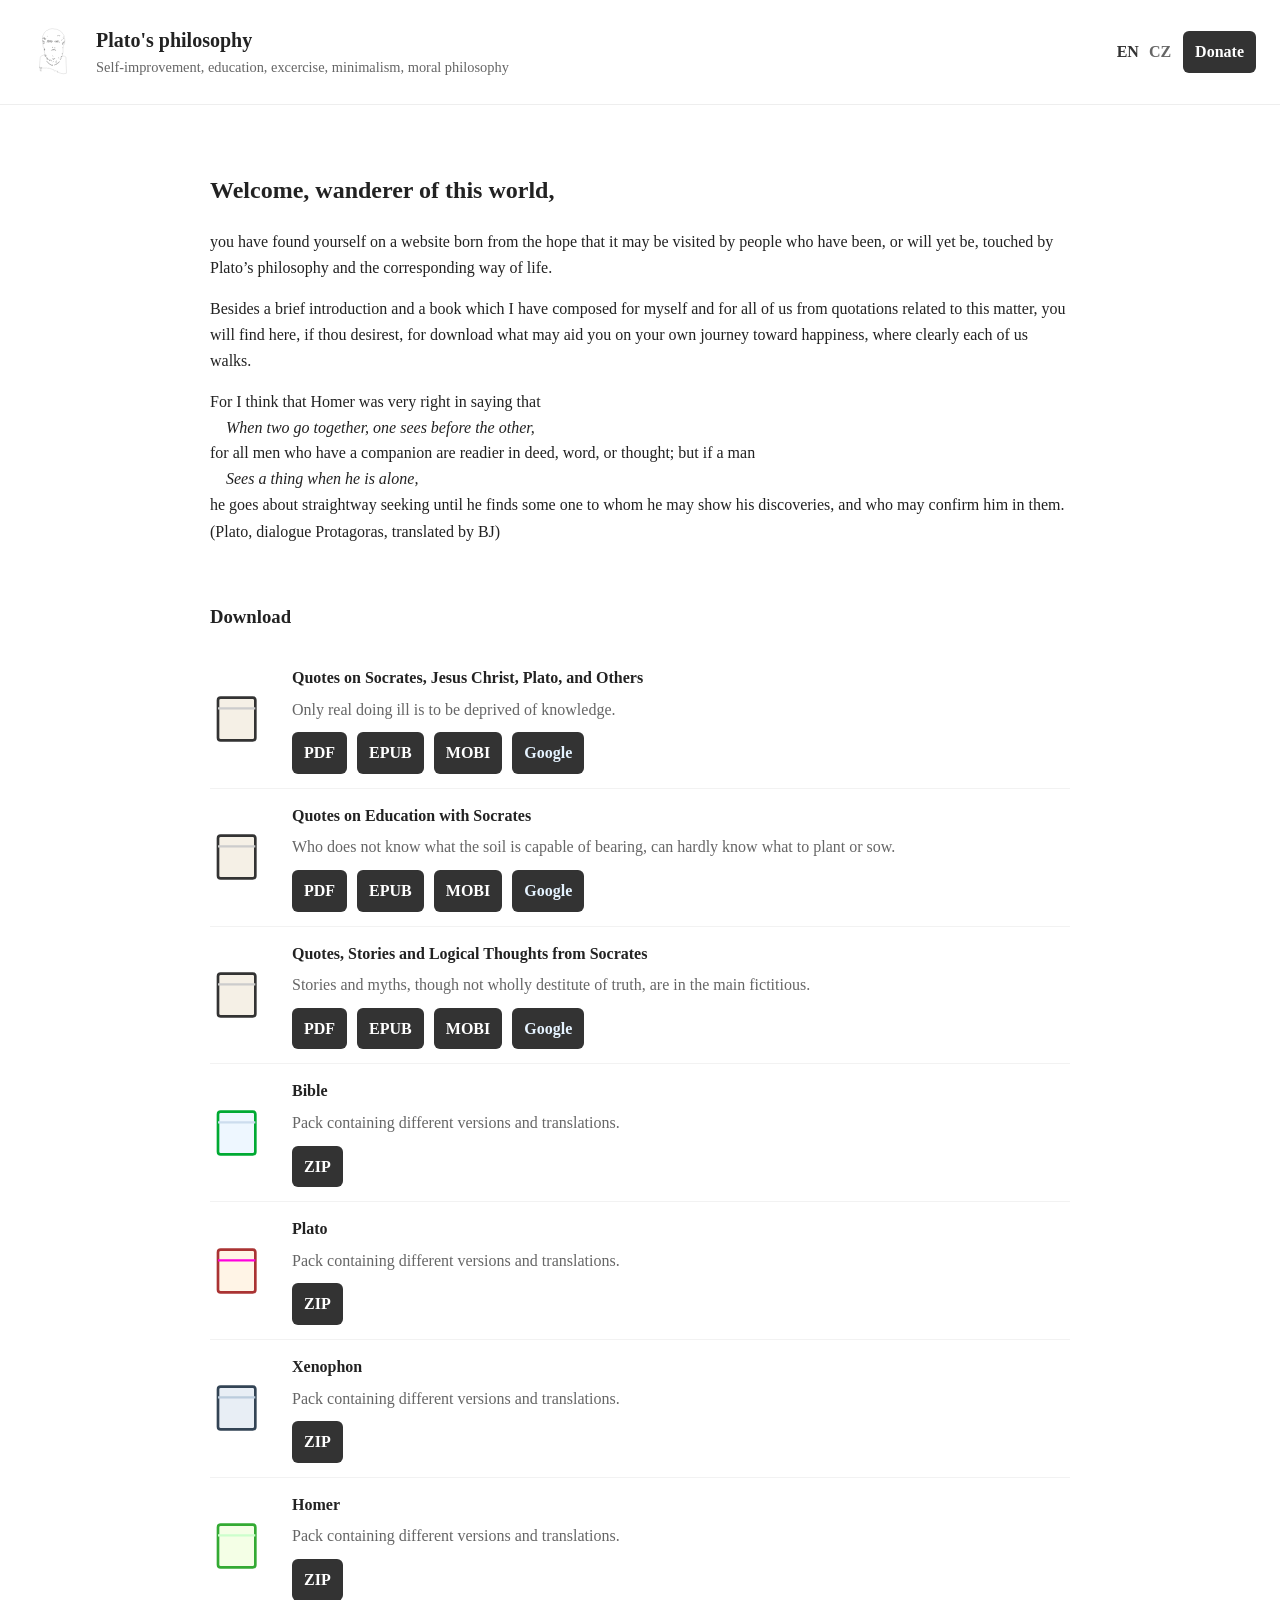
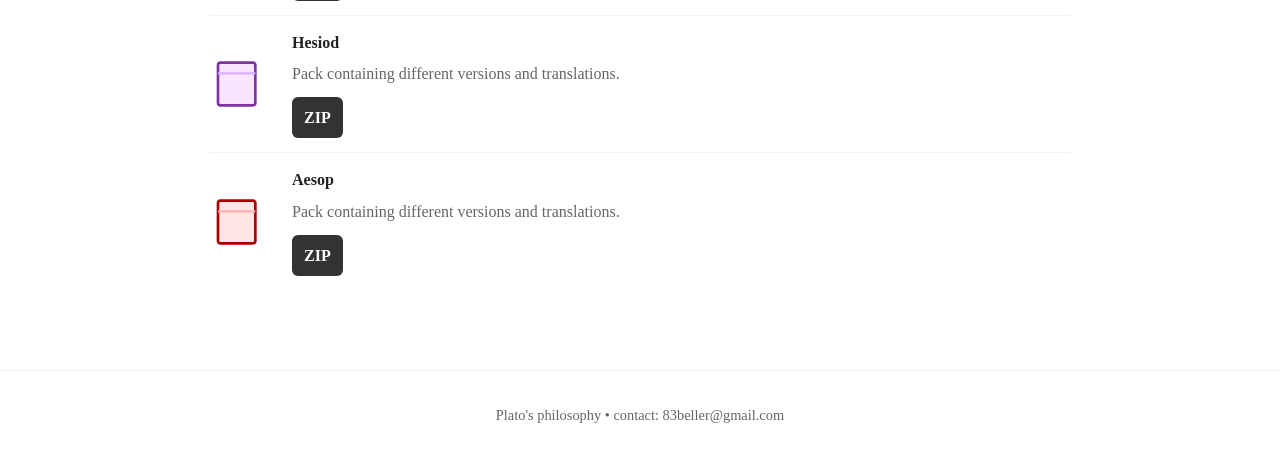
<file: index.html>
<!doctype html>
<html lang="en">
<head>
  <!-- Google tag (gtag.js) -->
  <script async src="https://www.googletagmanager.com/gtag/js?id=G-R5ME9G4DLS"></script>
  <script>
    window.dataLayer = window.dataLayer || [];
    function gtag(){dataLayer.push(arguments);}
    gtag('js', new Date());
    gtag('config', 'G-R5ME9G4DLS');
  </script>

  <meta charset="utf-8" />
  <meta name="viewport" content="width=device-width,initial-scale=1" />
  <meta name="description" content="Plato's philosophy, self-improvement, education, excercise, minimalism, moral philosophy">
  <title>Plato's philosophy and way of life</title>
  <link rel="icon" href="./favicon.svg" type="image/svg+xml">
  <link rel="stylesheet" href="index.css">
</head>
<body>


  <header class="site-header">
    <div class="brand">
      <img src="./foto/plato/in-louvre/02-56px-no-border.svg" class="logo" width="56" height="56" alt="Plato in louvre">
      <div>
        <h1>Plato's philosophy</h1>
        <p class="tag">Self-improvement, education, excercise, minimalism, moral philosophy</p>
      </div>
    </div>

    <nav class="top-right">
      <div class="lang-switch">
        <a href="index.html" class="active">EN</a>
        <a href="index-cs.html">CZ</a>
      </div>
      <a class="donate" href="donate-en.html">Donate</a>
    </nav>
  </header>


  <main class="container">

    <section class="intro">
      <h2>Welcome, wanderer of this world,</h2>
      <p>
        you have found yourself on a website born from the hope that it may be visited by people who have been, or will yet be, touched by Plato’s philosophy and the corresponding way of life.
      </p>
      <p>
        Besides a brief introduction and a book which I have composed for myself and for all of us from quotations related to this matter, you will find here, if thou desirest, for download what may aid you on your own journey toward happiness, where clearly each of us walks.
      </p>
      <p class="quote">
        For I think that Homer was very right in saying that<br>
        <span class="inner-quote">
          When two go together, one sees before the other,
        </span>
        for all men who have a companion are readier in deed, word, or thought; but if a man<br>
        <span class="inner-quote">
          Sees a thing when he is alone,
        </span>
        he goes about straightway seeking until he finds some one to whom he may show his discoveries, and who may confirm him in them.
      </p>
      <p class="signature">
        (Plato, dialogue Protagoras, translated by BJ)
      </p>
    </section>

    <section class="books">
      <h3>Download</h3>

      <article class="book">
        <svg class="book-ico" width="64" height="64" viewBox="0 0 24 24" aria-hidden="true">
          <rect x="3" y="4" width="14" height="16" rx="1" fill="#f5f0e6" stroke="#333"/>
          <path d="M3 8h14" stroke="#ccc" stroke-width="0.8"/>
        </svg>
        <div class="meta">
          <h4>Quotes on Socrates, Jesus Christ, Plato, and Others</h4>
          <p>Only real doing ill is to be deprived of knowledge.</p>
          <div class="actions">
            <a class="download" href="books/en/quotes_1.pdf" download>PDF</a>
            <a class="download" href="books/en/quotes_1.epub" download>EPUB</a>
            <a class="download" href="books/en/quotes_1.mobi" download>MOBI</a>
            <a class="download google" href="https://play.google.com/store/books/details?id=XtoEEgAAQBAJ" target="_blank" rel="noopener noreferrer">Google</a>
            <!-- <a class="download amazon" href="https://www.amazon.com/dp/B0HGR6JM19" target="_blank" rel="noopener noreferrer">Amazon Kindle</a> -->
            <!-- <a class="donate-small" href="donate-en.html" rel="noopener noreferrer">Support the project</a> -->
          </div>
        </div>
      </article>

      <article class="book">
        <svg class="book-ico" width="64" height="64" viewBox="0 0 24 24" aria-hidden="true">
          <rect x="3" y="4" width="14" height="16" rx="1" fill="#f5f0e6" stroke="#333"/>
          <path d="M3 8h14" stroke="#ccc" stroke-width="0.8"/>
        </svg>
        <div class="meta">
          <h4>Quotes on Education with Socrates</h4>
          <p>Who does not know what the soil is capable of bearing, can hardly know what to plant or sow.</p>
          <div class="actions">
            <a class="download" href="books/en/quotes_2.pdf" download>PDF</a>
            <a class="download" href="books/en/quotes_2.epub" download>EPUB</a>
            <a class="download" href="books/en/quotes_2.mobi" download>MOBI</a>
            <a class="download google" href="https://play.google.com/store/books/details?id=lwAWEgAAQBAJ" target="_blank" rel="noopener noreferrer">Google</a>
            <!-- <a class="download amazon" href="https://www.amazon.com/dp/B0HM11CRM6" target="_blank" rel="noopener noreferrer">Amazon Kindle</a> -->
            <!-- <a class="donate-small" href="donate-en.html" rel="noopener noreferrer">Support the project</a> -->
          </div>
        </div>
      </article>

      <article class="book">
        <svg class="book-ico" width="64" height="64" viewBox="0 0 24 24" aria-hidden="true">
          <rect x="3" y="4" width="14" height="16" rx="1" fill="#f5f0e6" stroke="#333"/>
          <path d="M3 8h14" stroke="#ccc" stroke-width="0.8"/>
        </svg>
        <div class="meta">
          <h4>Quotes, Stories and Logical Thoughts from Socrates</h4>
          <p>Stories and myths, though not wholly destitute of truth, are in the main fictitious.</p>
          <div class="actions">
            <a class="download" href="books/en/quotes_3.pdf" download>PDF</a>
            <a class="download" href="books/en/quotes_3.epub" download>EPUB</a>
            <a class="download" href="books/en/quotes_3.mobi" download>MOBI</a>
            <a class="download google" href="https://play.google.com/store/books/details?id=cHYaEgAAQBAJ" target="_blank" rel="noopener noreferrer">Google</a>
            <!-- <a class="download amazon" href="https://www.amazon.com/dp/B0HN1ZBCSS" target="_blank" rel="noopener noreferrer">Amazon Kindle</a> -->
            <!-- <a class="donate-small" href="donate-en.html" rel="noopener noreferrer">Support the project</a> -->
          </div>
        </div>
      </article>

      <article class="book">
        <svg class="book-ico" width="64" height="64" viewBox="0 0 24 24" aria-hidden="true">
          <rect x="3" y="4" width="14" height="16" rx="1" fill="#eef7ff" stroke="#0a3"/>
          <path d="M3 8h14" stroke="#cde" stroke-width="0.8"/>
        </svg>
        <div class="meta">
          <h4>Bible</h4>
          <p>Pack containing different versions and translations.</p>
          <div class="actions">
            <a class="download" href="books/en/bible.zip" download>ZIP</a>
          </div>
        </div>
      </article>

      <article class="book">
        <svg class="book-ico" width="64" height="64" viewBox="0 0 24 24" aria-hidden="true">
          <rect x="3" y="4" width="14" height="16" rx="1" fill="#fff4e6" stroke="#a33"/>
          <path d="M3 8h14" stroke="#f0d" stroke-width="0.8"/>
        </svg>
        <div class="meta">
          <h4>Plato</h4>
          <p>Pack containing different versions and translations.</p>
          <div class="actions">
            <a class="download" href="books/en/plato.zip" download>ZIP</a>
          </div>
        </div>
      </article>

      <article class="book">
        <svg class="book-ico" width="64" height="64" viewBox="0 0 24 24" aria-hidden="true">
          <rect x="3" y="4" width="14" height="16" rx="1" fill="#e8eef5" stroke="#345"/>
          <path d="M3 8h14" stroke="#bcd" stroke-width="0.8"/>
        </svg>
        <div class="meta">
          <h4>Xenophon</h4>
          <p>Pack containing different versions and translations.</p>
          <div class="actions">
            <a class="download" href="books/en/xenophon.zip" download>ZIP</a>
          </div>
        </div>
      </article>

      <article class="book">
        <svg class="book-ico" width="64" height="64" viewBox="0 0 24 24" aria-hidden="true">
          <rect x="3" y="4" width="14" height="16" rx="1" fill="#f4ffe6" stroke="#3a3"/>
          <path d="M3 8h14" stroke="#cfc" stroke-width="0.8"/>
        </svg>
        <div class="meta">
          <h4>Homer</h4>
          <p>Pack containing different versions and translations.</p>
          <div class="actions">
            <a class="download" href="books/en/homer.zip" download>ZIP</a>
          </div>
        </div>
      </article>

      <article class="book">
        <svg class="book-ico" width="64" height="64" viewBox="0 0 24 24" aria-hidden="true">
          <rect x="3" y="4" width="14" height="16" rx="1" fill="#f8e6ff" stroke="#8033a0"/>
          <path d="M3 8h14" stroke="#d8b0ff" stroke-width="0.8"/>
        </svg>
        <div class="meta">
          <h4>Hesiod</h4>
          <p>Pack containing different versions and translations.</p>
          <div class="actions">
            <a class="download" href="books/en/hesiod.zip" download>ZIP</a>
          </div>
        </div>
      </article>

      <article class="book">
        <svg class="book-ico" width="64" height="64" viewBox="0 0 24 24" aria-hidden="true">
          <rect x="3" y="4" width="14" height="16" rx="1" fill="#ffe6e6" stroke="#a00"/>
          <path d="M3 8h14" stroke="#f8b0b0" stroke-width="0.8"/>
        </svg>
        <div class="meta">
          <h4>Aesop</h4>
          <p>Pack containing different versions and translations.</p>
          <div class="actions">
            <a class="download" href="books/en/aesop.zip" download>ZIP</a>
          </div>
        </div>
      </article>

    </section>

  </main>


  <footer class="site-footer">
    <p>Plato's philosophy • contact: 83beller&#64;gmail&#46;com</p>
  </footer>


</body>
</html>
</file>
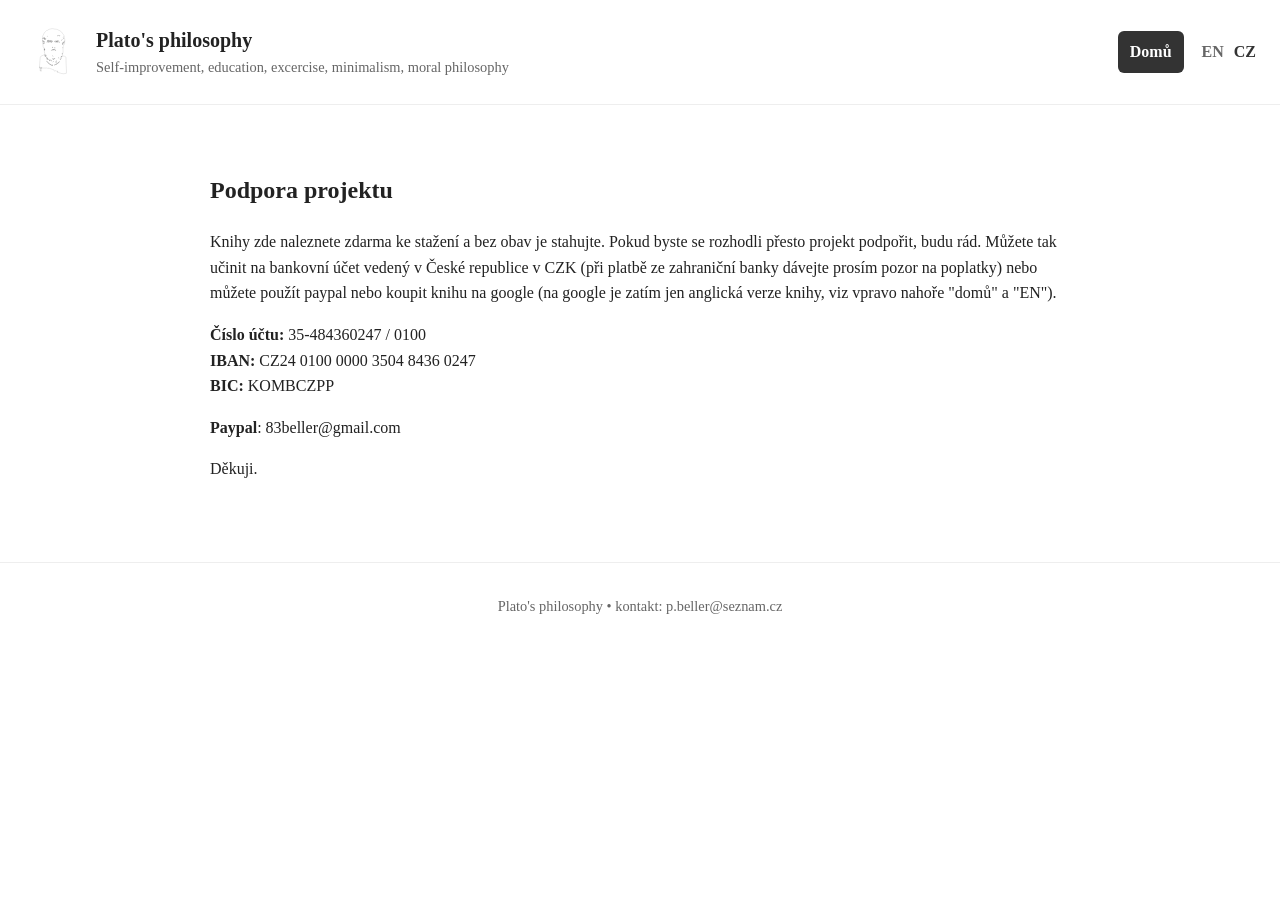
<file: donate-cs.html>
<!doctype html>
<html lang="cs">
<head>
  <!-- Google tag (gtag.js) -->
  <script async src="https://www.googletagmanager.com/gtag/js?id=G-R5ME9G4DLS"></script>
  <script>
    window.dataLayer = window.dataLayer || [];
    function gtag(){dataLayer.push(arguments);}
    gtag('js', new Date());
    gtag('config', 'G-R5ME9G4DLS');
  </script>

  <meta charset="utf-8" />
  <meta name="viewport" content="width=device-width,initial-scale=1" />
  <title>Platónova filosofie — Podpora projektu</title>
  <link rel="icon" href="./favicon.svg" type="image/svg+xml">
  <link rel="stylesheet" href="index.css">
</head>
<body>


  <header class="site-header">
    <div class="brand">
      <img src="./foto/plato/in-louvre/02-56px-no-border.svg" class="logo" width="56" height="56" alt="Plato in louvre">
      <div>
        <h1>Plato's philosophy</h1>
        <p class="tag">Self-improvement, education, excercise, minimalism, moral philosophy</p>
      </div>
    </div>

    <nav class="top-right">
      <a class="home-link" href="index-cs.html">Domů</a>
      <div class="lang-switch">
        <a href="donate-en.html">EN</a>
        <a href="donate-cs.html" class="active">CZ</a>
      </div>
    </nav>
  </header>


  <main class="container">

    <section class="intro">
      <h2>Podpora projektu</h2>
      <p>
        Knihy zde naleznete zdarma ke stažení a bez obav je stahujte. Pokud byste se rozhodli přesto projekt podpořit, budu rád. Můžete tak učinit na bankovní účet vedený v České republice v CZK (při platbě ze zahraniční banky dávejte prosím pozor na poplatky) nebo můžete použít paypal nebo koupit knihu na google<!-- nebo amazon--> (na google<!--/amazon--> je zatím jen anglická verze knihy, viz vpravo nahoře "domů" a "EN").
      </p>

      <p><strong>Číslo účtu:</strong> 35-484360247 / 0100<br>
      <strong>IBAN:</strong> CZ24 0100 0000 3504 8436 0247<br>
      <strong>BIC:</strong> KOMBCZPP</p>

      <p><strong>Paypal</strong>: 83beller&#64;gmail&#46;com</p>

      <p>Děkuji.</p>
    </section>

  </main>


  <footer class="site-footer">
    <p>Plato's philosophy • kontakt: p&#46;beller&#64;seznam&#46;cz</p>
  </footer>


</body>
</html>
</file>
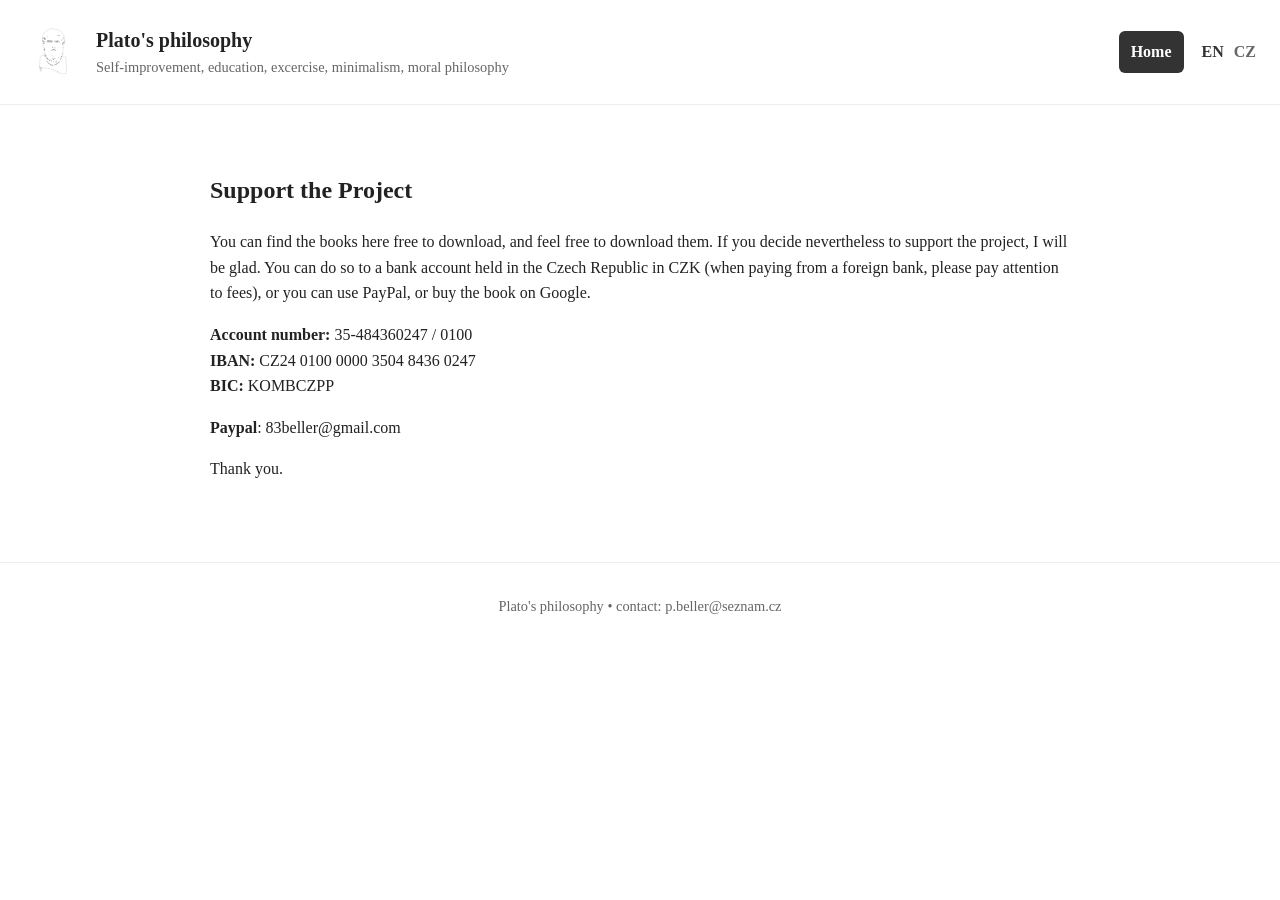
<file: donate-en.html>
<!doctype html>
<html lang="en">
<head>
  <!-- Google tag (gtag.js) -->
  <script async src="https://www.googletagmanager.com/gtag/js?id=G-R5ME9G4DLS"></script>
  <script>
    window.dataLayer = window.dataLayer || [];
    function gtag(){dataLayer.push(arguments);}
    gtag('js', new Date());
    gtag('config', 'G-R5ME9G4DLS');
  </script>

  <meta charset="utf-8" />
  <meta name="viewport" content="width=device-width,initial-scale=1" />
  <title>Plato's philosophy — Support the Project</title>
  <link rel="icon" href="./favicon.svg" type="image/svg+xml">
  <link rel="stylesheet" href="index.css">
</head>
<body>


  <header class="site-header">
    <div class="brand">
      <img src="./foto/plato/in-louvre/02-56px-no-border.svg" class="logo" width="56" height="56" alt="Plato in louvre">
      <div>
        <h1>Plato's philosophy</h1>
        <p class="tag">Self-improvement, education, excercise, minimalism, moral philosophy</p>
      </div>
    </div>

    <nav class="top-right">
      <a class="home-link" href="index.html">Home</a>
      <div class="lang-switch">
        <a href="donate-en.html" class="active">EN</a>
        <a href="donate-cs.html">CZ</a>
      </div>
    </nav>
  </header>


  <main class="container">

    <section class="intro">
      <h2>Support the Project</h2>
      <p>
        You can find the books here free to download, and feel free to download them. If you decide nevertheless to support the project, I will be glad. You can do so to a bank account held in the Czech Republic in CZK (when paying from a foreign bank, please pay attention to fees), or you can use PayPal, or buy the book on Google<!-- or Amazon-->.
      </p>

      <p><strong>Account number:</strong> 35-484360247 / 0100<br>
      <strong>IBAN:</strong> CZ24 0100 0000 3504 8436 0247<br>
      <strong>BIC:</strong> KOMBCZPP</p>

      <p><strong>Paypal</strong>: 83beller&#64;gmail&#46;com</p>

      <p>Thank you.</p>
    </section>

  </main>


  <footer class="site-footer">
    <p>Plato's philosophy • contact: p&#46;beller&#64;seznam&#46;cz</p>
  </footer>


</body>
</html>
</file>
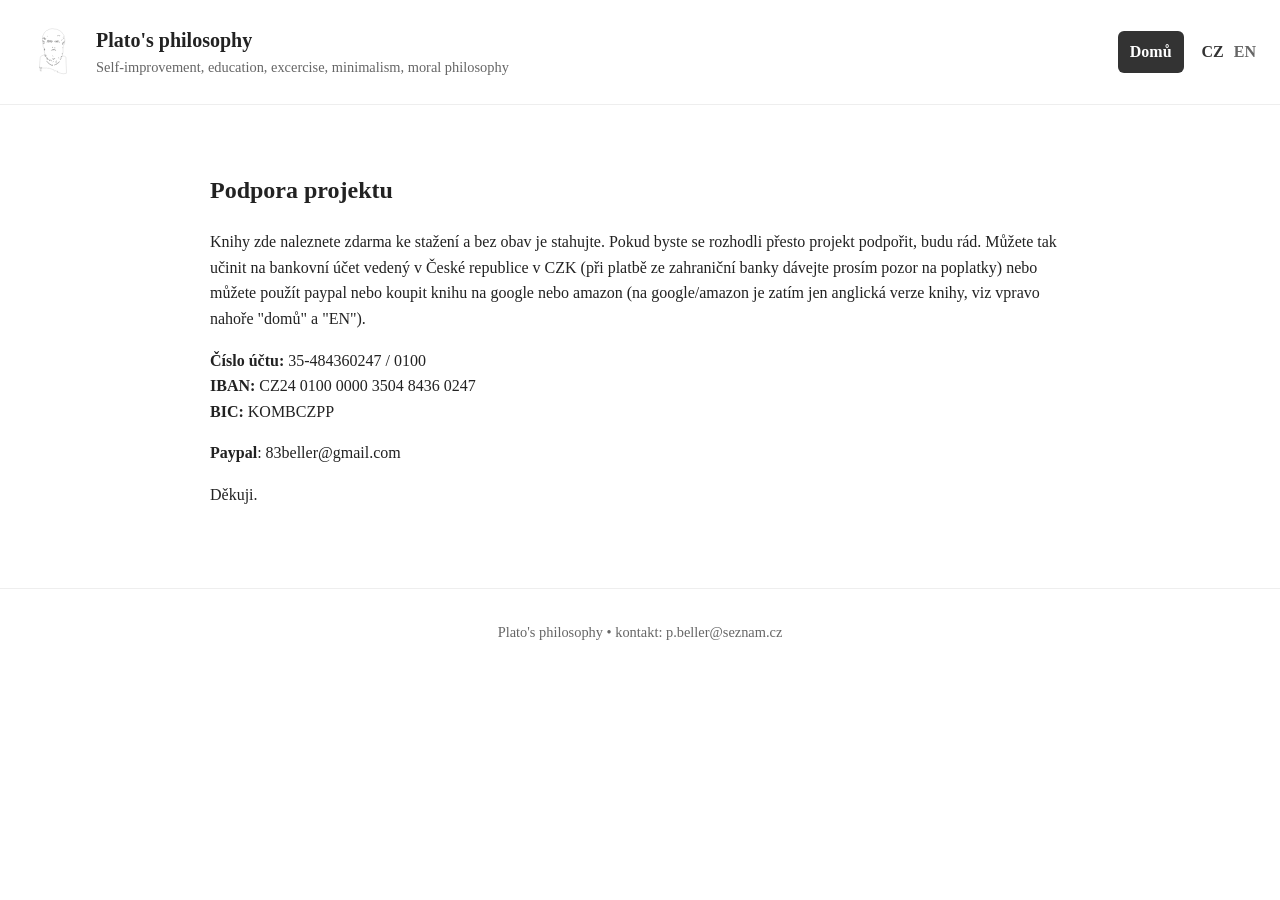
<file: donate.html>
<!doctype html>
<html lang="cs">
<head>
<!-- Google tag (gtag.js) -->
<script async src="https://www.googletagmanager.com/gtag/js?id=G-R5ME9G4DLS"></script>
<script>
  window.dataLayer = window.dataLayer || [];
  function gtag(){dataLayer.push(arguments);}
  gtag('js', new Date());
  gtag('config', 'G-R5ME9G4DLS');
</script>

  <meta charset="utf-8" />
  <meta name="viewport" content="width=device-width,initial-scale=1" />
  <title>Platónova filosofie — Podpora projektu</title>
  <link rel="icon" href="./favicon.svg" type="image/svg+xml">
  <link rel="stylesheet" href="index.css">
</head>
<body>


  <header class="site-header">
    <div class="brand">
      <img src="./foto/plato/in-louvre/02-56px-no-border.svg" class="logo" width="56" height="56" alt="Plato in louvre">
      <div>
        <h1>Plato's philosophy</h1>
        <p class="tag">Self-improvement, education, excercise, minimalism, moral philosophy</p>
      </div>
    </div>

    <nav class="top-right">
      <a class="home-link" href="index.html">Domů</a>
      <div class="lang-switch">
        <a href="donate.html" class="active">CZ</a>
        <a href="donate-en.html">EN</a>
      </div>
    </nav>
  </header>


  <main class="container">

    <section class="intro">
      <h2>Podpora projektu</h2>
      <p>
        Knihy zde naleznete zdarma ke stažení a bez obav je stahujte. Pokud byste se rozhodli přesto projekt podpořit, budu rád. Můžete tak učinit na bankovní účet vedený v České republice v CZK (při platbě ze zahraniční banky dávejte prosím pozor na poplatky) nebo můžete použít paypal nebo koupit knihu na google nebo amazon (na google/amazon je zatím jen anglická verze knihy, viz vpravo nahoře "domů" a "EN").
      </p>

      <p><strong>Číslo účtu:</strong> 35-484360247 / 0100<br>
      <strong>IBAN:</strong> CZ24 0100 0000 3504 8436 0247<br>
      <strong>BIC:</strong> KOMBCZPP</p>

      <p><strong>Paypal</strong>: 83beller&#64;gmail&#46;com</p>

      <p>Děkuji.</p>
    </section>

  </main>


  <footer class="site-footer">
    <p>Plato's philosophy • kontakt: p&#46;beller&#64;seznam&#46;cz</p>
  </footer>


</body>
</html>
</file>
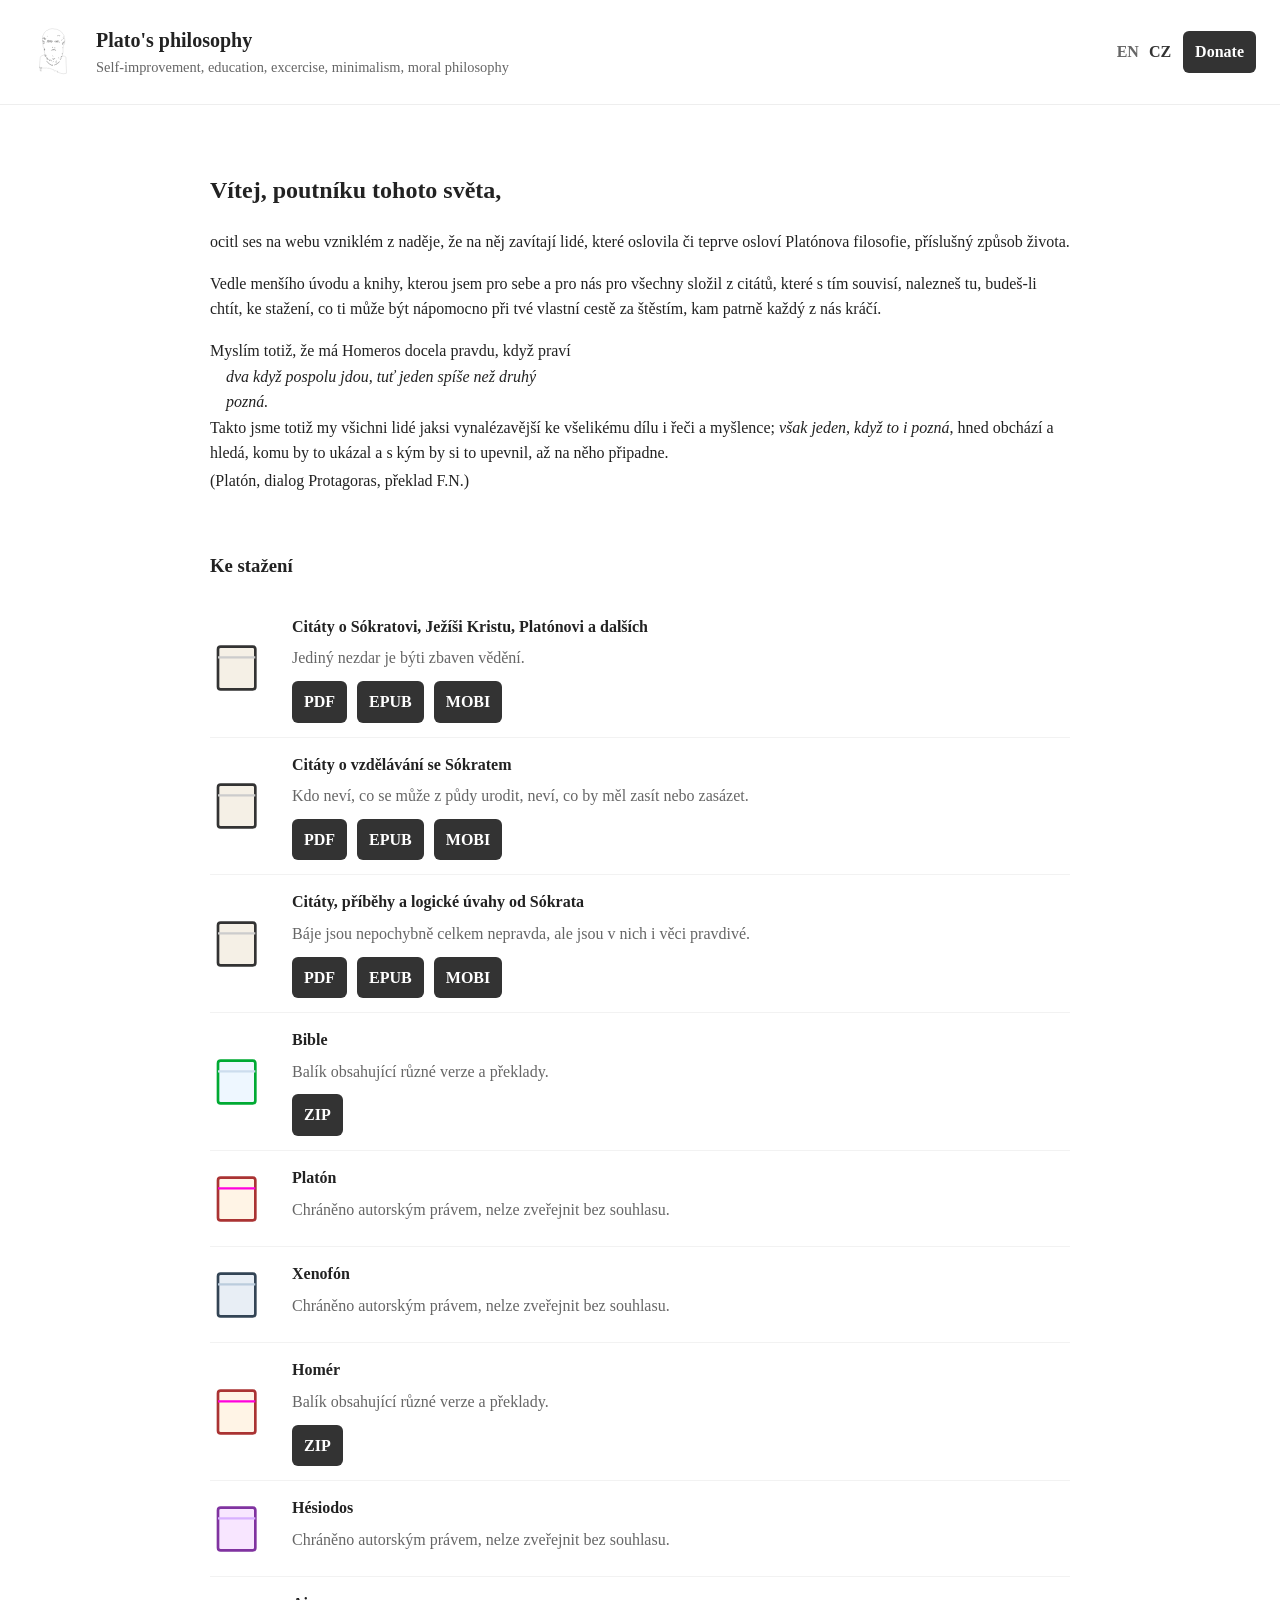
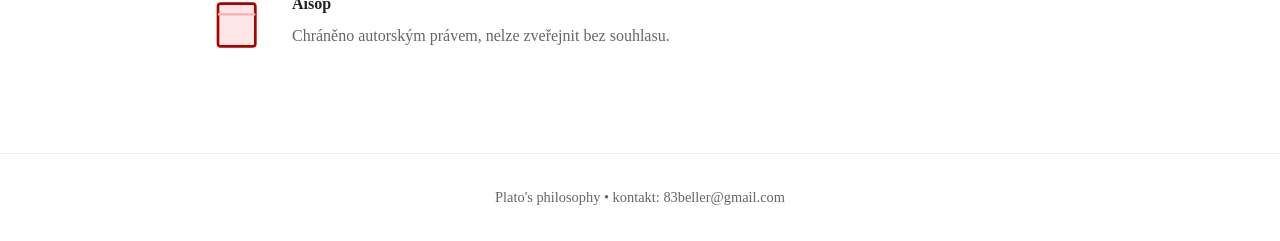
<file: index-cs.html>
<!doctype html>
<html lang="cs">
<head>
  <!-- Google tag (gtag.js) -->
  <script async src="https://www.googletagmanager.com/gtag/js?id=G-R5ME9G4DLS"></script>
  <script>
    window.dataLayer = window.dataLayer || [];
    function gtag(){dataLayer.push(arguments);}
    gtag('js', new Date());
    gtag('config', 'G-R5ME9G4DLS');
  </script>

  <meta charset="utf-8" />
  <meta name="viewport" content="width=device-width,initial-scale=1" />
  <meta name="description" content="Platónova filosofie, seberozvoj, vzdělávání, cvičení, minimalismus, morální filosofie">
  <title>Platónova filosofie a způsob života</title>
  <link rel="icon" href="./favicon.svg" type="image/svg+xml">
  <link rel="stylesheet" href="index.css">
</head>
<body>


  <header class="site-header">
    <div class="brand">
      <img src="./foto/plato/in-louvre/02-56px-no-border.svg" class="logo" width="56" height="56" alt="Plato in louvre">
      <div>
        <h1>Plato's philosophy</h1>
        <p class="tag">Self-improvement, education, excercise, minimalism, moral philosophy</p>
      </div>
    </div>

    <nav class="top-right">
      <div class="lang-switch">
        <a href="index.html">EN</a>
        <a href="index-cs.html" class="active">CZ</a>
      </div>
      <a class="donate" href="donate-cs.html">Donate</a>
    </nav>
  </header>


  <main class="container">

    <section class="intro">
      <h2>Vítej, poutníku tohoto světa,</h2>
      <p>
        ocitl ses na webu vzniklém z naděje, že na něj zavítají lidé, které oslovila či teprve osloví Platónova filosofie, příslušný způsob života.
      </p>
      <p>
        Vedle menšího úvodu a knihy, kterou jsem pro sebe a pro nás pro všechny složil z citátů, které s tím souvisí, nalezneš tu, budeš-li chtít, ke stažení, co ti může být nápomocno při tvé vlastní cestě za štěstím, kam patrně každý z nás kráčí.
      </p>
      <p class="quote">
        Myslím totiž, že má Homeros docela pravdu, když praví<br>
        <span class="inner-quote">
          dva když pospolu jdou, tuť jeden spíše než druhý<br>
          pozná.
        </span>
        Takto jsme totiž my všichni lidé jaksi vynalézavější ke všelikému dílu i řeči a myšlence; <i>však jeden, když to i&nbsp;pozná</i>, hned obchází a hledá, komu by to ukázal  a s kým by si to upevnil, až na něho připadne.
      </p>
      <p class="signature">
        (Platón, dialog Protagoras, překlad F.N.)
      </p>
    </section>

    <section class="books">
      <h3>Ke stažení</h3>

      <article class="book">
        <svg class="book-ico" width="64" height="64" viewBox="0 0 24 24" aria-hidden="true">
          <rect x="3" y="4" width="14" height="16" rx="1" fill="#f5f0e6" stroke="#333"/>
          <path d="M3 8h14" stroke="#ccc" stroke-width="0.8"/>
        </svg>
        <div class="meta">
          <h4>Citáty o Sókratovi, Ježíši Kristu, Platónovi a dalších</h4>
          <p>Jediný nezdar je býti zbaven vědění.</p>
          <div class="actions">
            <a class="download" href="books/cz/citaty_1.pdf" download>PDF</a>
            <a class="download" href="books/cz/citaty_1.epub" download>EPUB</a>
            <a class="download" href="books/cz/citaty_1.mobi" download>MOBI</a>
            <!-- <a class="download google" href="/" target="_blank" rel="noopener noreferrer">Google</a> -->
            <!-- <a class="download amazon" href="/" target="_blank" rel="noopener noreferrer">Amazon Kindle</a> -->
            <!-- <a class="donate-small" href="donate-cs.html" rel="noopener noreferrer">Podpořit projekt</a> -->
          </div>
        </div>
      </article>

      <article class="book">
        <svg class="book-ico" width="64" height="64" viewBox="0 0 24 24" aria-hidden="true">
          <rect x="3" y="4" width="14" height="16" rx="1" fill="#f5f0e6" stroke="#333"/>
          <path d="M3 8h14" stroke="#ccc" stroke-width="0.8"/>
        </svg>
        <div class="meta">
          <h4>Citáty o vzdělávání se Sókratem</h4>
          <p>Kdo neví, co se může z půdy urodit, neví, co by měl zasít nebo zasázet.</p>
          <div class="actions">
            <a class="download" href="books/cz/citaty_2.pdf" download>PDF</a>
            <a class="download" href="books/cz/citaty_2.epub" download>EPUB</a>
            <a class="download" href="books/cz/citaty_2.mobi" download>MOBI</a>
            <!-- <a class="download google" href="/" target="_blank" rel="noopener noreferrer">Google</a> -->
            <!-- <a class="download amazon" href="/" target="_blank" rel="noopener noreferrer">Amazon Kindle</a> -->
            <!-- <a class="donate-small" href="donate-cs.html" rel="noopener noreferrer">Podpořit projekt</a> -->
          </div>
        </div>
      </article>

      <article class="book">
        <svg class="book-ico" width="64" height="64" viewBox="0 0 24 24" aria-hidden="true">
          <rect x="3" y="4" width="14" height="16" rx="1" fill="#f5f0e6" stroke="#333"/>
          <path d="M3 8h14" stroke="#ccc" stroke-width="0.8"/>
        </svg>
        <div class="meta">
          <h4>Citáty, příběhy a logické úvahy od Sókrata</h4>
          <p>Báje jsou nepochybně celkem nepravda, ale jsou v nich i věci pravdivé.</p>
          <div class="actions">
            <a class="download" href="books/cz/citaty_3.pdf" download>PDF</a>
            <a class="download" href="books/cz/citaty_3.epub" download>EPUB</a>
            <a class="download" href="books/cz/citaty_3.mobi" download>MOBI</a>
            <!-- <a class="download google" href="/" target="_blank" rel="noopener noreferrer">Google</a> -->
            <!-- <a class="download amazon" href="/" target="_blank" rel="noopener noreferrer">Amazon Kindle</a> -->
            <!-- <a class="donate-small" href="donate-cs.html" rel="noopener noreferrer">Podpořit projekt</a> -->
          </div>
        </div>
      </article>

      <article class="book">
        <svg class="book-ico" width="64" height="64" viewBox="0 0 24 24" aria-hidden="true">
          <rect x="3" y="4" width="14" height="16" rx="1" fill="#eef7ff" stroke="#0a3"/>
          <path d="M3 8h14" stroke="#cde" stroke-width="0.8"/>
        </svg>
        <div class="meta">
          <h4>Bible</h4>
          <p>Balík obsahující různé verze a překlady.</p>
          <div class="actions">
            <a class="download" href="books/cz/bible.zip" download>ZIP</a>
          </div>
        </div>
      </article>

      <article class="book">
        <svg class="book-ico" width="64" height="64" viewBox="0 0 24 24" aria-hidden="true">
          <rect x="3" y="4" width="14" height="16" rx="1" fill="#fff4e6" stroke="#a33"/>
          <path d="M3 8h14" stroke="#f0d" stroke-width="0.8"/>
        </svg>
        <div class="meta">
          <h4>Platón</h4>
          <p>Chráněno autorským právem, nelze zveřejnit bez souhlasu.</p>
          <div class="actions">
            <!--<a class="download" href="books/cz/plato.zip" download>ZIP</a>-->
          </div>
        </div>
      </article>

      <article class="book">
        <svg class="book-ico" width="64" height="64" viewBox="0 0 24 24" aria-hidden="true">
          <rect x="3" y="4" width="14" height="16" rx="1" fill="#e8eef5" stroke="#345"/>
          <path d="M3 8h14" stroke="#bcd" stroke-width="0.8"/>
        </svg>
        <div class="meta">
          <h4>Xenofón</h4>
          <p>Chráněno autorským právem, nelze zveřejnit bez souhlasu.</p>
          <div class="actions">
            <!--<a class="download" href="books/cz/xenofon.zip" download>ZIP</a>-->
          </div>
        </div>
      </article>

      <article class="book">
        <svg class="book-ico" width="64" height="64" viewBox="0 0 24 24" aria-hidden="true">
          <rect x="3" y="4" width="14" height="16" rx="1" fill="#fff4e6" stroke="#a33"/>
          <path d="M3 8h14" stroke="#f0d" stroke-width="0.8"/>
        </svg>
        <div class="meta">
          <h4>Homér</h4>
          <p>Balík obsahující různé verze a překlady.</p>
          <div class="actions">
            <a class="download" href="books/cz/homer.zip" download>ZIP</a>
          </div>
        </div>
      </article>

      <article class="book">
        <svg class="book-ico" width="64" height="64" viewBox="0 0 24 24" aria-hidden="true">
          <rect x="3" y="4" width="14" height="16" rx="1" fill="#f8e6ff" stroke="#8033a0"/>
          <path d="M3 8h14" stroke="#d8b0ff" stroke-width="0.8"/>
        </svg>
        <div class="meta">
          <h4>Hésiodos</h4>
          <p>Chráněno autorským právem, nelze zveřejnit bez souhlasu.</p>
          <div class="actions">
            <!--<a class="download" href="books/cz/hesiodos.zip" download>ZIP</a>-->
          </div>
        </div>
      </article>

      <article class="book">
        <svg class="book-ico" width="64" height="64" viewBox="0 0 24 24" aria-hidden="true">
          <rect x="3" y="4" width="14" height="16" rx="1" fill="#ffe6e6" stroke="#a00"/>
          <path d="M3 8h14" stroke="#f8b0b0" stroke-width="0.8"/>
        </svg>
        <div class="meta">
          <h4>Aisop</h4>
          <p>Chráněno autorským právem, nelze zveřejnit bez souhlasu.</p>
          <div class="actions">
            <!--<a class="download" href="books/cz/aisop.zip" download>ZIP</a>-->
          </div>
        </div>
      </article>

    </section>

  </main>


  <footer class="site-footer">
    <p>Plato's philosophy • kontakt: 83beller&#64;gmail&#46;com</p>
  </footer>


</body>
</html>
</file>
<file: index.css>
:root {
  --bg: #fff;
  --text: #222;
  --muted: #666;
  --accent: #333;
  --maxw: 900px;
  font-family: "Georgia", serif;
  color-scheme: light;
}

* {
  box-sizing: border-box;
}

body {
  margin: 0;
  background: var(--bg);
  color: var(--text);
  line-height: 1.6;
}

.site-header {
  display: flex;
  justify-content: space-between;
  align-items: center;
  padding: 24px;
  border-bottom: 1px solid #eee;
}

.brand {
  display: flex;
  gap: 16px;
  align-items: center;
}

.brand h1 {
  margin: 0;
  font-size: 1.25rem;
}

.brand .tag {
  margin: 0;
  color: var(--muted);
  font-size: 0.9rem;
}

.logo {
  flex: 0 0 56px;
}

.top-right {
  display: flex;
  align-items: center;
  gap: 12px;
}

.lang-switch a {
  margin-left: 6px;
  text-decoration: none;
  color: var(--muted);
  font-weight: 600;
}

.lang-switch a.active {
  color: var(--accent);
}

.donate {
  padding: 8px 12px;
  background: #333;
  color: #fff;
  text-decoration: none;
  border-radius: 6px;
  font-weight: 700;
}

.home-link {
  padding: 8px 12px;
  background: #333;
  color: white;
  text-decoration: none;
  border-radius: 6px;
  font-weight: 700;
}

.container {
  max-width: var(--maxw);
  margin: 36px auto;
  padding: 30px 20px 0;
}

.intro h2 {
  margin-top: 0;
  font-family: Georgia, serif;
}

.books {
  margin-top: 58px;
}

.book {
  display: flex;
  gap: 18px;
  align-items: center;
  padding: 14px 0;
  border-top: 1px solid #f2f2f2;
}

.book:first-of-type {
  border-top: none;
}

.book-ico {
  flex: 0 0 64px;
}

.meta h4 {
  margin: 0 0 6px 0;
}

.meta p {
  margin: 0 0 10px 0;
  color: var(--muted);
}

.actions {
  display: flex;
  gap: 10px;
  align-items: center;
  flex-wrap: wrap;
}

.download {
  display: inline-block;
  padding: 8px 12px;
  background: #333;
  color: #fff;
  text-decoration: none;
  border-radius: 6px;
  font-weight: 700;
}

.download.google {
  color: #E5F3FF;
}
.download.google:hover {
  color: #5A94E6;
}

.download.amazon {
  color: #FFF9F2;
}
.download.amazon:hover {
  color: #FF7A26;
}

.donate-small {
  display: inline-block;
  padding: 6px 10px;
  background: #fdfdfd transparent;
  border: 1px solid #ccc;
  color: #333;
  text-decoration: none;
  border-radius: 6px;
  font-weight: 700;
}
.donate-small:hover {
  transition: box-shadow 0.3s linear;
  box-shadow:
    0 0 5px 5px rgba(220, 220, 220, 0.45)
}

.site-footer {
  border-top: 1px solid #eee;
  margin-top: 80px;
  padding: 18px;
  text-align: center;
  color: var(--muted);
  font-size: 0.9rem;
}

.quote {
  margin-bottom: 0.1rem;
}

.quote > .inner-quote {
  display: block;
  margin-left: 1rem;
  font-style: italic;
}

.quote + .signature {
  margin-top: 0rem;
}

@media (max-width: 640px) {
  .book {
    gap: 12px;
  }

  .brand h1 {
    font-size: 1rem;
  }
}

@media (max-width: 340px) {
  .book-ico {display: none}
}
</file>
